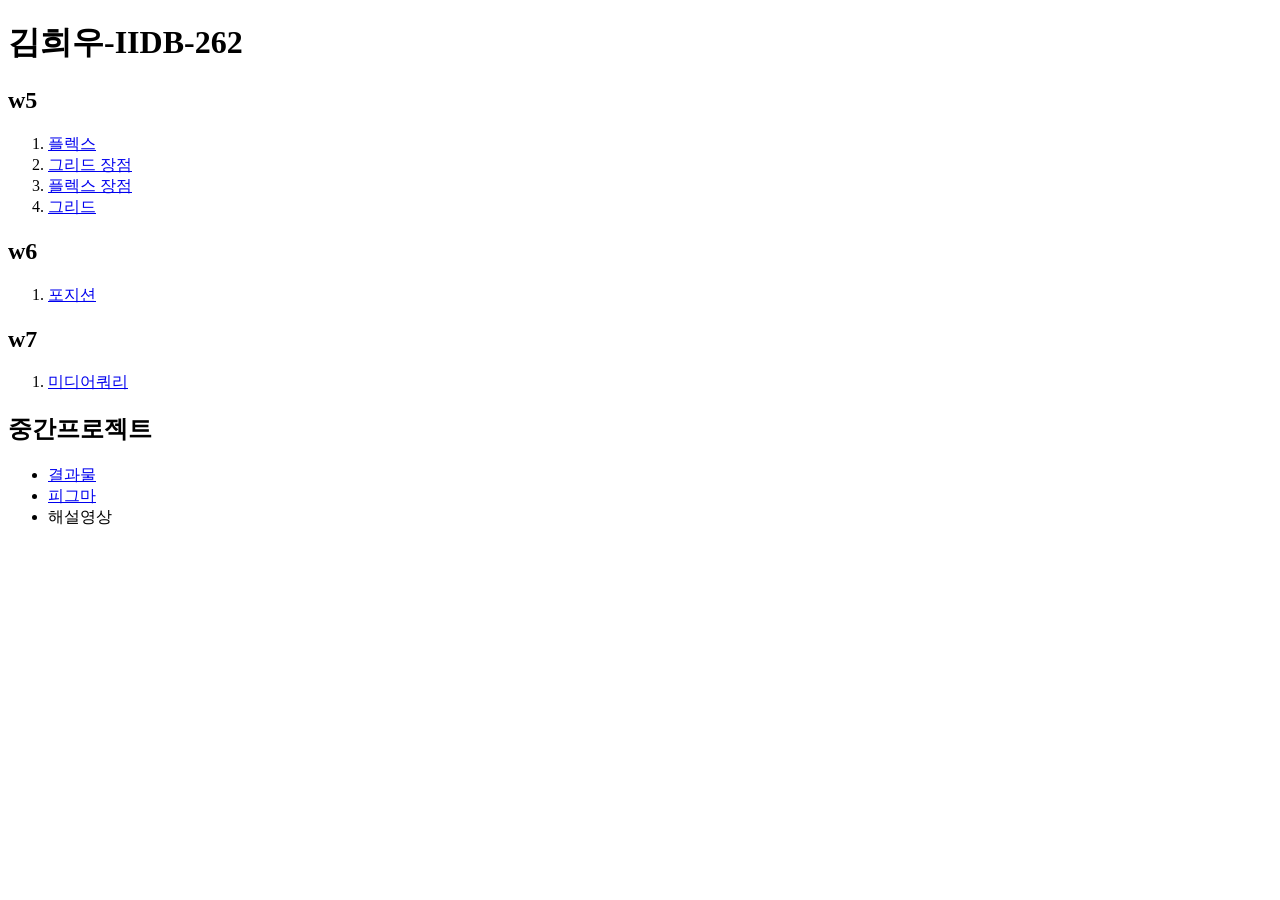
<file: index.html>
<!doctype html>
<html lang="ko">
  <head>
    <meta charset="UTF-8" />
    <meta name="viewport" content="width=device-width, initial-scale=1.0" />
    <title>김희우-IIDB-262</title>
  </head>
  <body>
    <h1>김희우-IIDB-262</h1>
    <h2>w5</h2>
    <ol>
      <li>
        <a href="./src/w5/code1/lndex.html">플렉스</a>
      </li>
      <li>
        <a href="./src/w5/code2/lndex.html">그리드 장점</a>
      </li>
      <li>
        <a href="./src/w5/code3/lndex.html">플렉스 장점</a>
      </li>
      <li>
        <a href="./src/w5/code4/lndex.html">그리드</a>
      </li>
    </ol>
    <h2>w6</h2>
    <ol>
      <li>
        <a href="./src/w6/code1/index.html">포지션</a>
      </li>
    </ol>
    <h2>w7</h2>
    <ol>
      <li>
        <a href="./src/w7/code1/index.html">미디어쿼리</a>
      </li>
    </ol>
    <h2>중간프로젝트</h2>
    <ul>
      <li><a href="./src/mid/index.html">결과물</a></li>
      <li>
        <a
          href="https://www.figma.com/design/jwFYR5NHgfTlKnzo7n4oc0/%ED%8F%AC%EC%8A%A4%ED%84%B0?node-id=0-1&t=MWgMFEO9I0hXKgMG-1"
          >피그마</a
        >
      </li>
      <li>해설영상</li>
    </ul>
  </body>
</html>
</file>
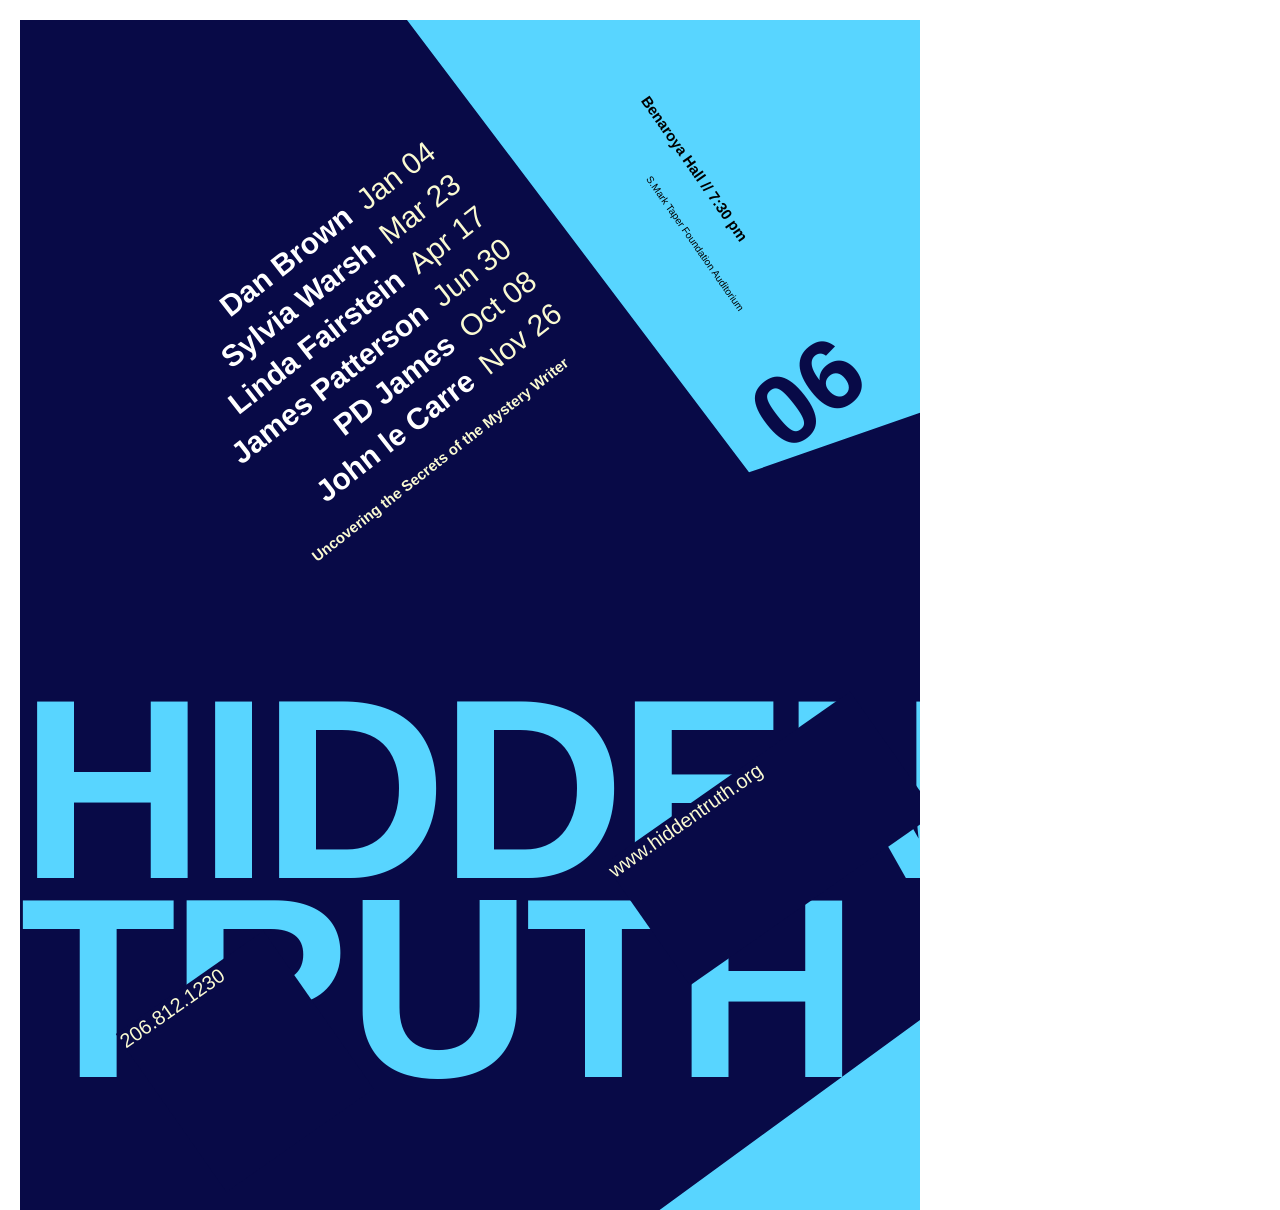
<file: src/mid/index.html>
<!doctype html>
<html lang="ko">
  <head>
    <meta charset="UTF-8" />
    <meta name="viewport" content="width=device-width, initial-scale=1.0" />
    <title>202521462-김희우-중간과제</title>
    <link rel="stylesheet" href="./style.css" />
  </head>
  <body>
    <div class="poster">
      <div class="top-shape">
        <section class="schedule">
          <div class="schedule-row">
            <span>Dan Brown</span>
            <span class="date">Jan 04</span>
          </div>

          <div class="schedule-row">
            <span>Sylvia Warsh</span>
            <span class="date">Mar 23</span>
          </div>

          <div class="schedule-row">
            <span>Linda Fairstein</span>
            <span class="date">Apr 17</span>
          </div>

          <div class="schedule-row">
            <span>James Patterson</span>
            <span class="date">Jun 30</span>
          </div>

          <div class="schedule-row">
            <span>PD James</span>
            <span class="date">Oct 08</span>
          </div>

          <div class="schedule-row">
            <span>John le Carre</span>
            <span class="date">Nov 26</span>
          </div>

          <p class="s">Uncovering the Secrets of the Mystery Writer</p>
        </section>
      </div>

      <span class="month">06</span>
      <div class="info-title">Benaroya Hall // 7:30 pm</div>
      <div class="place">S.Mark Taper Foundation Auditorium</div>

      <div class="square">
        <section class="main">
          <h1>
            <span class="main-title">HIDDEN</span>
            <span class="main-title">TRUTH</span>
          </h1>
        </section>
      </div>

      <div class="square1">
        <p class="url">www.hiddentruth.org</p>
      </div>
      <div class="square2">
        <p class="number">206.812.1230</p>
      </div>
    </div>
  </body>
</html>
</file>
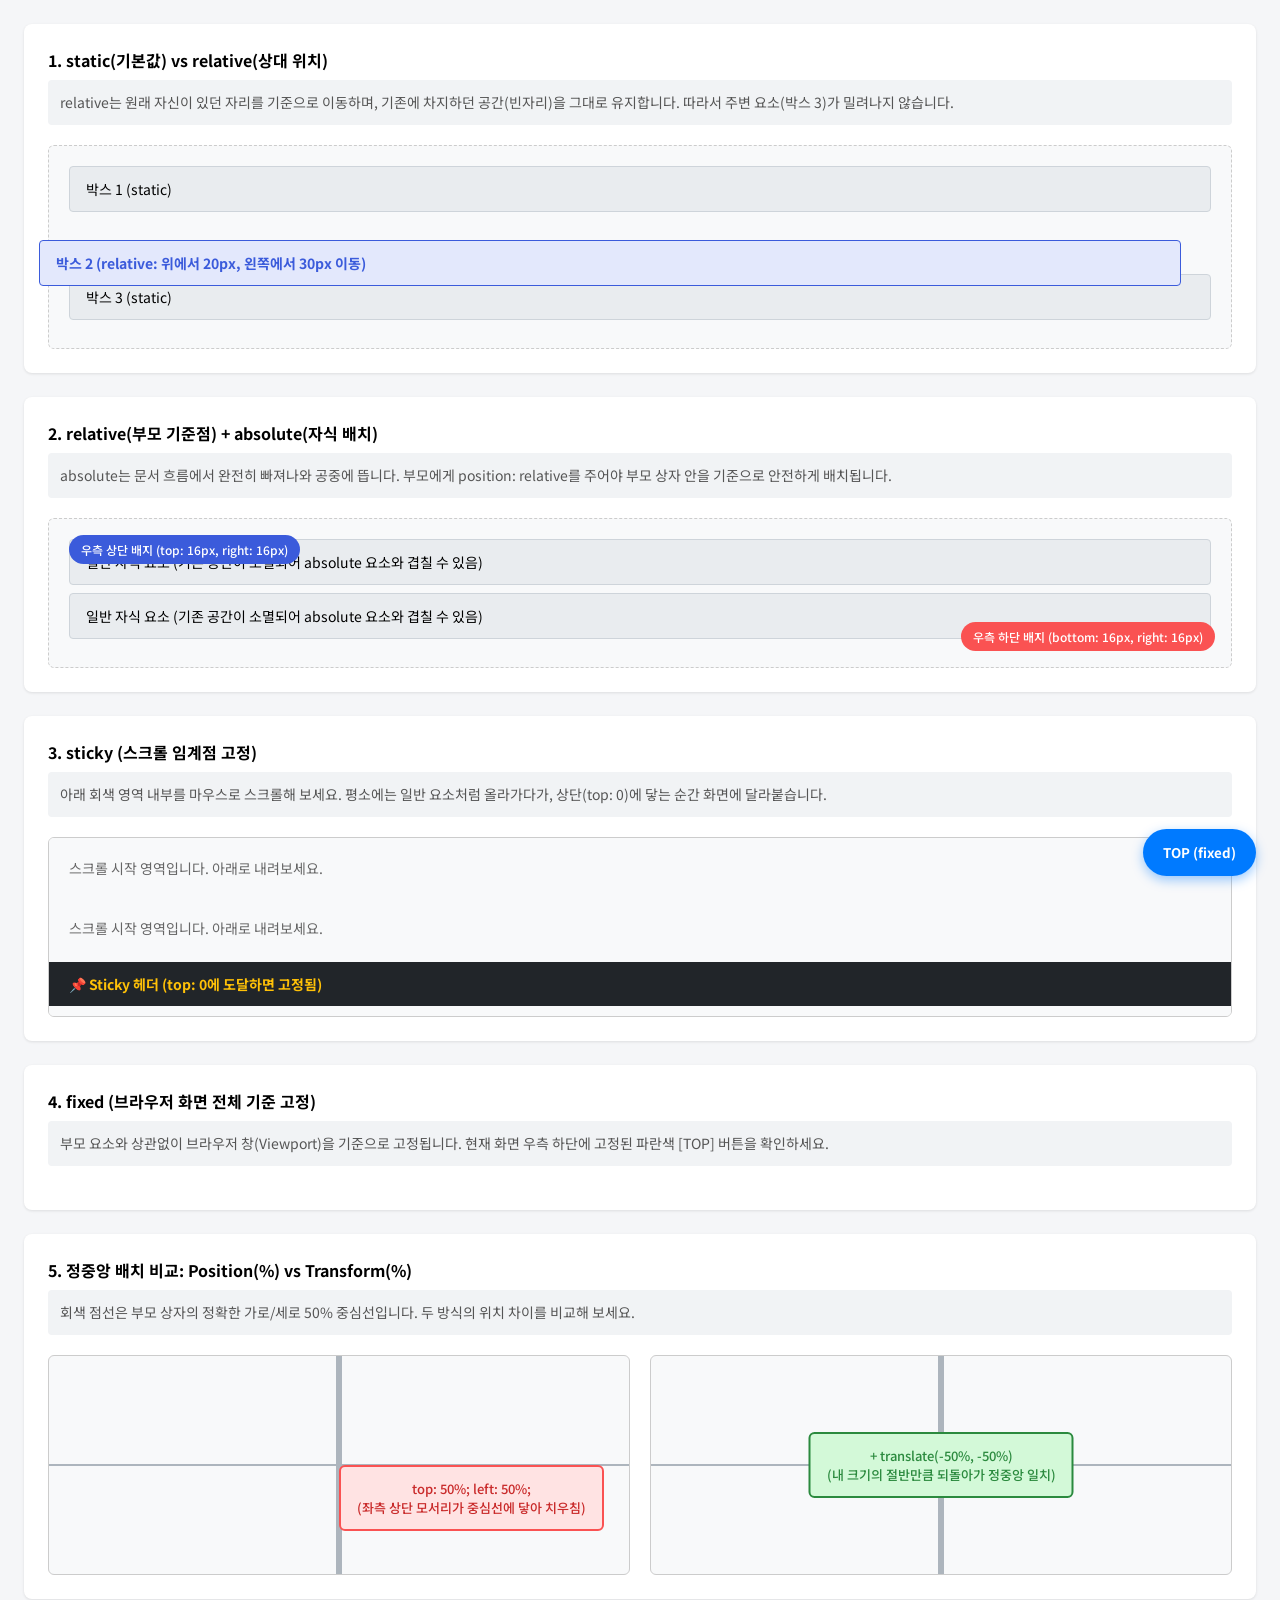
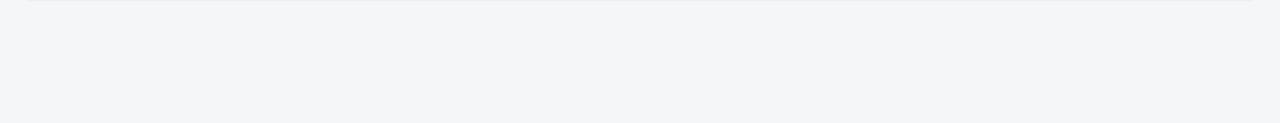
<file: src/w6/code1/index.html>
<!doctype html>
<html lang="en">
  <head>
    <meta charset="UTF-8" />
    <link rel="stylesheet" href="./style.css" />
    <meta name="viewport" content="width=device-width, initial-scale=1.0" />
    <title>Pen</title>
    <!-- Noto Sans KR 폰트 -->
    <link
      href="https://fonts.googleapis.com/css2?family=Noto+Sans+KR:wght@400;500;700&display=swap"
      rel="stylesheet"
    />
  </head>
  <body>
    <!-- 1. static vs relative -->
    <div class="box">
      <h3 class="title">1. static(기본값) vs relative(상대 위치)</h3>
      <p class="desc">
        relative는 원래 자신이 있던 자리를 기준으로 이동하며, 기존에 차지하던
        공간(빈자리)을 그대로 유지합니다. 따라서 주변 요소(박스 3)가 밀려나지
        않습니다.
      </p>

      <div class="demo-stage">
        <div class="item">박스 1 (static)</div>
        <div class="item pos-relative">
          박스 2 (relative: 위에서 20px, 왼쪽에서 30px 이동)
        </div>
        <div class="item" style="position: relative">박스 3 (static)</div>
      </div>
    </div>

    <!-- 2. relative(부모 기준점) + absolute(절대 위치) -->
    <div class="box" style="position: relative">
      <h3 class="title">2. relative(부모 기준점) + absolute(자식 배치)</h3>
      <p class="desc">
        absolute는 문서 흐름에서 완전히 빠져나와 공중에 뜹니다. 부모에게
        position: relative를 주어야 부모 상자 안을 기준으로 안전하게 배치됩니다.
      </p>

      <div class="demo-stage parent-relative">
        <div class="item">
          일반 자식 요소 (기존 공간이 소멸되어 absolute 요소와 겹칠 수 있음)
        </div>
        <div class="badge pos-absolute-top">
          우측 상단 배지 (top: 16px, right: 16px)
        </div>
        <div class="badge pos-absolute-bottom">
          우측 하단 배지 (bottom: 16px, right: 16px)
        </div>
        <div class="item">
          일반 자식 요소 (기존 공간이 소멸되어 absolute 요소와 겹칠 수 있음)
        </div>
      </div>
    </div>

    <!-- 3. sticky (스크롤 반응형 고정) -->
    <div class="box">
      <h3 class="title">3. sticky (스크롤 임계점 고정)</h3>
      <p class="desc">
        아래 회색 영역 내부를 마우스로 스크롤해 보세요. 평소에는 일반 요소처럼
        올라가다가, 상단(top: 0)에 닿는 순간 화면에 달라붙습니다.
      </p>

      <div class="scroll-container">
        <div class="scroll-text">
          스크롤 시작 영역입니다. 아래로 내려보세요.
        </div>
        <div class="scroll-text">
          스크롤 시작 영역입니다. 아래로 내려보세요.
        </div>
        <div class="scroll-text">
          스크롤 시작 영역입니다. 아래로 내려보세요.
        </div>
        <div class="scroll-text">
          스크롤 시작 영역입니다. 아래로 내려보세요.
        </div>
        <div class="scroll-text">
          스크롤 시작 영역입니다. 아래로 내려보세요.
        </div>
        <div class="sticky-bar">📌 Sticky 헤더 (top: 0에 도달하면 고정됨)</div>
        <div class="scroll-content">
          <p>Lorem ipsum dolor sit amet.</p>
          <p>Architecto animi vel in illum.</p>
          <p>Cupiditate amet ipsum optio accusamus?</p>
          <p>Modi est possimus aliquid cupiditate!</p>
          <p>Eligendi voluptate ipsum iusto fugiat?</p>
          <p>Reprehenderit voluptates distinctio libero est!</p>
          <p>Error nulla obcaecati quia unde officiis!</p>
          <p>Eum quia et illo iure impedit assumenda.</p>
          <p>Quos nesciunt ipsa blanditiis molestiae maiores error.</p>
          <p>Eaque, quia ipsam harum quae quisquam magnam.</p>
        </div>
      </div>
    </div>

    <!-- 4. fixed (뷰포트 고정) -->
    <div class="box">
      <h3 class="title">4. fixed (브라우저 화면 전체 기준 고정)</h3>
      <p class="desc">
        부모 요소와 상관없이 브라우저 창(Viewport)을 기준으로 고정됩니다. 현재
        화면 우측 하단에 고정된 파란색 [TOP] 버튼을 확인하세요.
      </p>

      <!-- 코드 위치는 이 섹션 안에 있지만, 화면 우측 하단에 고정되어 표시됨 -->
      <button class="fixed-btn">TOP (fixed)</button>
    </div>

    <!-- 5. 퍼센트(%) 기준점 차이: Position vs Transform -->
    <div class="box">
      <h3 class="title">5. 정중앙 배치 비교: Position(%) vs Transform(%)</h3>
      <p class="desc">
        회색 점선은 부모 상자의 정확한 가로/세로 50% 중심선입니다. 두 방식의
        위치 차이를 비교해 보세요.
      </p>

      <div class="compare-grid">
        <!-- 5-1. top/left만 쓴 경우 -->
        <div class="center-stage">
          <div class="target only-pos">
            top: 50%; left: 50%;
            <br />
            (좌측 상단 모서리가 중심선에 닿아 치우침)
          </div>
        </div>

        <!-- 5-2. transform까지 함께 쓴 경우 -->
        <div class="center-stage">
          <div class="target with-transform">
            + translate(-50%, -50%)
            <br />
            (내 크기의 절반만큼 되돌아가 정중앙 일치)
          </div>
        </div>
      </div>
    </div>
  </body>
</html>
</file>
<file: src/mid/style.css>
* {
  margin: 0;
  padding: 0;
  box-sizing: border-box;
}

body {
  background-color: oklch(100% 0.00011 271.152);
  display: grid;
  grid-template-columns: 1fr;
  grid-template-rows: 1fr auto;
  width: 100%;
  height: 100vh;
  padding: 20px;
  font-family: Arial, Helvetica, sans-serif;
}

@media (max-width: 768px) {
  .poster {
    background-color: oklch(81.951% 0.1241 223.785);
    display: grid;
    grid-template-columns: repeat(4, 1fr);
    grid-template-rows: repeat(6, 1fr);
    width: 100%;
    height: 100vh;
    overflow: hidden;
  }

  .top-shape {
    background-color: oklch(20.375% 0.10879 270.176);
    display: grid;
    width: 350px;
    height: 450px;
    grid-area: 1 / 1;
  }

  .month {
    margin-right: 10px;
    grid-area: 1 / 4;
    justify-self: end;
    align-self: start;
    font-size: 60px;
    font-weight: bold;
    color: oklch(20.375% 0.10879 270.176);
  }

  .info-title {
    margin: 10px;
    grid-area: 2 / 1;
    font-size: 20px;
    font-weight: bold;
  }

  .place {
    grid-area: 2 / 1;
    margin-top: 40px;
    margin-left: 10px;
  }

  .schedule-row {
    color: white;
    font-weight: bold;
    font-size: 25px;
    text-align: right;
    margin: 10px;
    .date {
      color: lightgoldenrodyellow;
      font-weight: lighter;
      text-align: left;
      margin-left: 20px;
    }
  }

  .schedule {
    grid-row: 2;
    align-self: end;
    margin-bottom: 10px;
    .s {
      color: lightgoldenrodyellow;
      margin-top: 40px;
      justify-self: center;
      font-size: 15px;
      font-weight: bold;
    }
  }

  .square {
    height: 200px;
    width: 100%;
    background-color: oklch(20.375% 0.10879 270.176);
    grid-area: 3 / 1;
  }
  .main {
    grid-row: 6;
    .main-title {
      color: oklch(81.951% 0.1241 223.785);
      font-size: 80px;
    }
  }

  .square1 {
    background-color: oklch(20.375% 0.10879 270.176);
    width: 1000%;
    height: 70px;
    grid-area: 6/4;
    .url {
      color: lightgoldenrodyellow;
      margin: 10px;
      font-size: 20px;
    }
  }

  .square2 {
    background-color: oklch(20.375% 0.10879 270.176);
    width: 100%;
    height: 70px;
    grid-area: 6 /1;
    .number {
      color: lightgoldenrodyellow;
      font-size: 20px;
      margin: 10px;
    }
  }
}

@media (min-width: 769px) {
  .poster {
    position: relative;
    display: grid;
    grid-template-columns: repeat(12, 1fr);
    grid-template-rows: repeat(16, 1fr);
    width: min(100%, 900px);
    aspect-ratio: 471 / 623;
    overflow: hidden;
    background-color: oklch(81.951% 0.1241 223.785);
  }

  /* 남색 사선 배경 */
  .poster::before {
    content: "";
    position: absolute;
    inset: 0;
    background-color: oklch(20.375% 0.10879 270.176);
    clip-path: polygon(
      0 0,
      43% 0,
      81% 38%,
      100% 33%,
      100% 84%,
      71% 100%,
      0 100%
    );
    z-index: 0;
  }

  .poster > * {
    position: relative;
    z-index: 1;
    min-width: 0;
  }

  /* 일정 영역 */
  .top-shape {
    grid-area: 2 / 2 / 9 / 9;
    display: grid;
    background: transparent;
  }

  .schedule {
    align-self: center;
    justify-self: center;
    width: 370px;
    transform: rotate(-38deg);
  }

  .schedule-row {
    display: grid;
    grid-template-columns: 1fr auto;
    gap: 15px;
    margin: 7px 0;
    color: white;
    font-size: 30px;
    font-weight: bold;
    text-align: right;
  }

  .schedule-row .date {
    color: lightgoldenrodyellow;
    font-weight: normal;
  }

  .schedule .s {
    margin-top: 20px;
    color: lightgoldenrodyellow;
    font-size: 15px;
    font-weight: bold;
    text-align: center;
  }

  /* 월 표시 */
  .month {
    grid-area: 3 / 10 / 9 / 13;
    justify-self: center;
    align-self: center;
    color: oklch(20.375% 0.10879 270.176);
    font-size: clamp(60px, 12vw, 100px);
    font-weight: bold;
    transform: rotate(-38deg);
  }

  /* 행사 정보 */
  .info-title {
    grid-area: 2 / 7 / 4 / 13;
    align-self: center;
    justify-self: center;
    font-size: 15px;
    font-weight: bold;
    transform: rotate(55deg);
  }

  .place {
    grid-area: 3 / 7 / 5 / 13;
    align-self: center;
    justify-self: center;
    font-size: 10px;
    transform: rotate(55deg);
  }

  /* 제목 영역 */
  .square {
    grid-area: 10 / 1 / 15 / 13;
    display: grid;
    grid-template-columns: repeat(12, 1fr);
    grid-template-rows: repeat(4, 1fr);
    background: transparent;
  }

  .main {
    grid-area: 1 / 1 / 5 / 13;
    display: grid;
    align-items: center;
  }

  .main h1 {
    margin: 0;
    color: oklch(81.951% 0.1241 223.785);
    font-size: 20vw;
    line-height: 0.78;
    letter-spacing: -7px;
    white-space: nowrap;
  }

  .main-title {
    display: block;
  }

  /* 웹사이트 주소 */
  .square1 {
    grid-area: 11 / 9 / 13 / 13;
    background-color: oklch(20.375% 0.10879 270.176);
    width: 100%;
    height: 100%;
    align-self: center;
    justify-self: center;
    transform: rotate(-35deg);
  }

  .url {
    color: lightgoldenrodyellow;
    font-size: 20px;
  }

  /* 전화번호 */
  .square2 {
    background-color: oklch(20.375% 0.10879 270.176);
    width: 60%;
    height: 130%;
    grid-area: 14 / 2 / 16 / 6;
    align-self: center;
    justify-self: center;
    transform: rotate(-35deg);
  }

  .number {
    color: lightgoldenrodyellow;
    font-size: 20px;
  }
}
</file>
<file: src/w6/code1/style.css>
/* =========================================
   공통 세팅 및 재활용 스타일
   ========================================= */
* {
  box-sizing: border-box;
  margin: 0;
  padding: 0;
  font-family: "Noto Sans KR", sans-serif;
}

body {
  padding: 24px;
  padding-bottom: 100px; /* 하단 fixed 버튼 여백 확보 */
  background-color: #f5f6f8;
}

.box {
  background-color: #fff;
  padding: 24px;
  margin-bottom: 24px;
  border-radius: 8px;
  box-shadow: 0 1px 3px rgba(0, 0, 0, 0.1);
}

.title {
  font-size: 16px;
  margin-bottom: 8px;
}

.desc {
  font-size: 14px;
  color: #555;
  margin-bottom: 20px;
  background-color: #f1f3f5;
  padding: 12px;
  border-radius: 4px;
  line-height: 1.5;
}

/* 실습용 무대 및 기본 블록 */
.demo-stage {
  background-color: #f8f9fa;
  border: 1px dashed #ccc;
  padding: 20px;
  border-radius: 6px;
}

.item {
  background-color: #e9ecef;
  border: 1px solid #ced4da;
  padding: 12px 16px;
  margin-bottom: 8px;
  border-radius: 4px;
  font-size: 14px;
}

/* =========================================
   1. static vs relative
   ========================================= */
.pos-relative {
  position: relative;
  top: 20px; /* 원래 위치에서 아래로 20px 이동 */
  right: 30px; /* 원래 위치에서 오른쪽으로 30px 이동 */
  background-color: #e3e8fc;
  border-color: #3b5bdb;
  color: #3b5bdb;
  font-weight: 700;
  z-index: 1;
  /* 아래 박스와 겹칠 때 위로 올라오도록 설정 */
}

/* =========================================
   2. relative + absolute
   ========================================= */
.parent-relative {
  position: relative;
  /* 자식(absolute)이 도망가지 못하게 기준점 선언 */
  /* height: 320px; */
}

.badge {
  position: absolute; /* 문서 흐름에서 이탈 */
  background-color: #3b5bdb;
  color: #fff;
  padding: 6px 12px;
  border-radius: 20px;
  font-size: 12px;
  font-weight: 500;
}

.pos-absolute-top {
  top: 16px;
  left: 32;
}

.pos-absolute-bottom {
  bottom: 16px;
  right: 16px;
  background-color: #fa5252;
}

/* =========================================
   3. sticky (스크롤 고정)
   ========================================= */
.scroll-container {
  height: 180px;
  overflow-y: auto; /* 내부 스크롤 생성 */
  border: 1px solid #ccc;
  border-radius: 6px;
  background-color: #f8f9fa;
}

.scroll-text {
  padding: 20px;
  font-size: 14px;
  color: #666;
}

.sticky-bar {
  position: sticky;
  bottom: 10px; /* 스크롤 시 컨테이너 최상단(0px)에 닿으면 달라붙음 */
  background-color: #212529;
  color: #ffc107;
  padding: 12px 20px;
  font-weight: 700;
  font-size: 14px;
}

.scroll-content p {
  padding: 20px;
  border-bottom: 1px solid #eee;
  font-size: 14px;
}

/* =========================================
   4. fixed (뷰포트 고정)
   ========================================= */
.fixed-btn {
  position: fixed;
  bottom: 24px; /* 브라우저 창 하단에서 24px */
  right: 24px; /* 브라우저 창 우측에서 24px */
  background-color: #007aff;
  color: #fff;
  border: none;
  padding: 14px 20px;
  border-radius: 30px;
  font-weight: 700;
  box-shadow: 0 4px 12px rgba(0, 122, 255, 0.4);
  cursor: pointer;
  z-index: 100;
}

/* =========================================
   5. 퍼센트(%) 기준점 차이 (정중앙 배치)
   ========================================= */
.compare-grid {
  display: grid;
  grid-template-columns: 1fr 1fr;
  gap: 20px;
}

.center-stage {
  position: relative; /* 자식(absolute)의 기준점 */
  height: 220px;
  background-color: #f8f9fa;
  border: 1px solid #ccc;
  border-radius: 6px;
  /* 정중앙을 눈으로 확인하기 위한 십자가 가이드선 배경 */
  background-image:
    linear-gradient(
      to right,
      transparent 49.5%,
      #adb5bd 49.5%,
      #adb5bd 50.5%,
      transparent 50.5%
    ),
    linear-gradient(
      to bottom,
      transparent 49.5%,
      #adb5bd 49.5%,
      #adb5bd 50.5%,
      transparent 50.5%
    );
}

.target {
  position: absolute;
  padding: 12px 16px;
  border-radius: 6px;
  font-size: 13px;
  font-weight: 500;
  text-align: center;
  white-space: nowrap;
}

/* 5-1. 부모 크기의 50%만 이동한 경우 (치우침) */
.only-pos {
  top: 50%;
  left: 50%;
  background-color: #ffe3e3;
  border: 2px solid #fa5252;
  color: #c92a2a;
}

/* 5-2. 자기 크기의 50%만큼 역방향 이동을 추가한 경우 (정중앙) */
.with-transform {
  top: 50%;
  left: 50%;
  transform: translate(
    -50%,
    -50%
  ); /* 핵심: 자기 자신 크기의 절반만큼 뒤로 당김 */
  background-color: #d3f9d8;
  border: 2px solid #2b8a3e;
  color: #2b8a3e;
}
</file>
